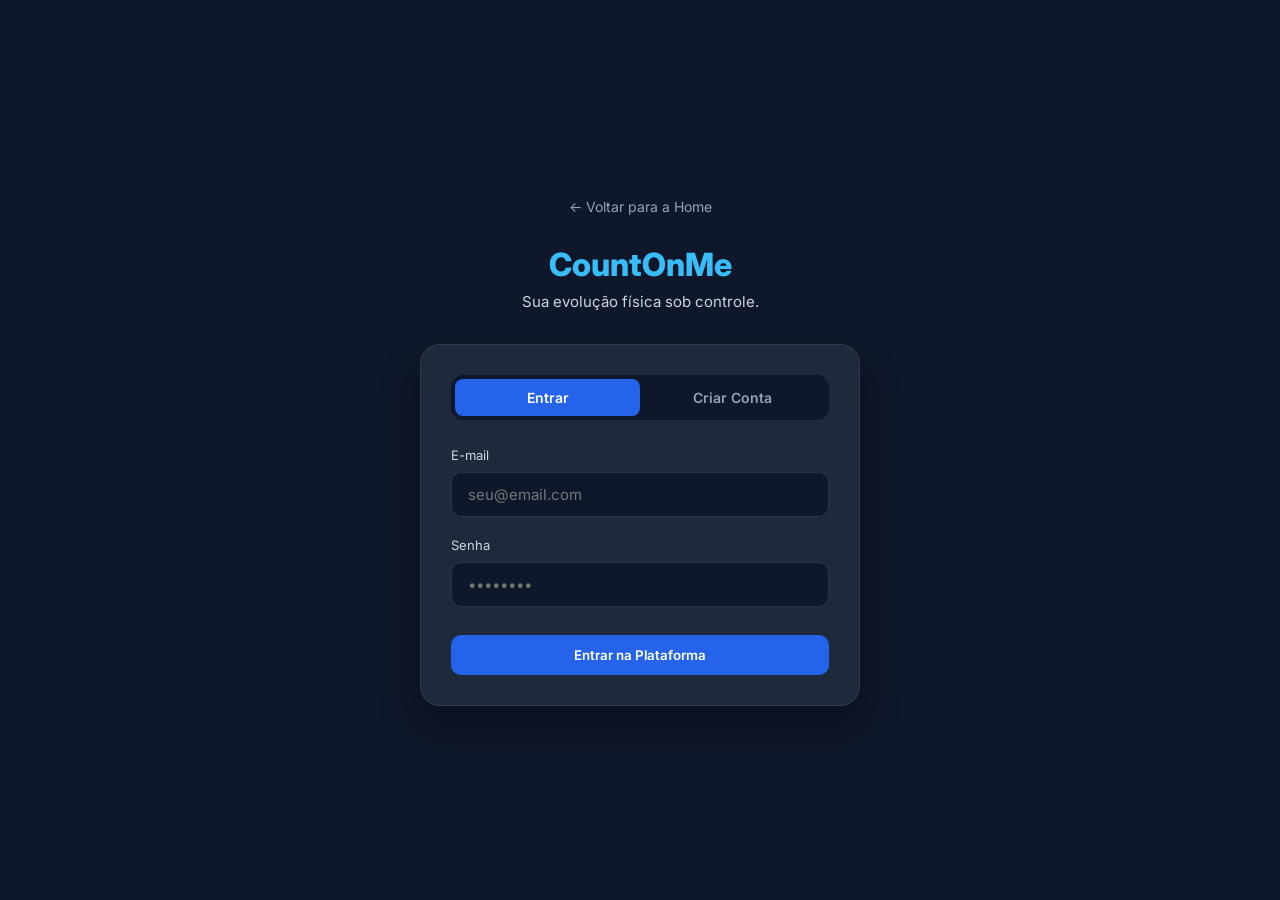
<file: dashboard.html>
<!DOCTYPE html>
<html lang="pt-BR">

<head>
    <meta charset="UTF-8">
    <meta name="viewport" content="width=device-width, initial-scale=1.0">
    <title>Painel do Atleta | CountOnMe</title>
    <link rel="icon" type="image/png" href="favicon.png">
    <link rel="alternate icon" href="favicon.ico">

    <link rel="stylesheet" href="css/style.css">
    <link rel="stylesheet" href="css/dashboard.css">

    <link rel="preconnect" href="https://fonts.googleapis.com">
    <link rel="preconnect" href="https://fonts.gstatic.com" crossorigin>
    <link href="https://fonts.googleapis.com/css2?family=Inter:wght@300;400;500;600;700;800&display=swap"
        rel="stylesheet">
</head>

<body class="dashboard-body">

    <!-- BOTÃO FIXO: abre/fecha a sidebar -->
    <button id="sidebar-toggle" class="sidebar-toggle-btn" aria-expanded="false" aria-controls="sidebar">
        <span class="toggle-chevron">
            <svg viewBox="0 0 24 24" fill="none" stroke="currentColor" stroke-width="2" stroke-linecap="round" stroke-linejoin="round"><polyline points="9 18 15 12 9 6"/></svg>
        </span>
        <span class="toggle-brand">CountOnMe</span>
    </button>

    <!-- FUNDO ESCURECIDO ATRÁS DA SIDEBAR ABERTA -->
    <div id="sidebar-backdrop" class="sidebar-backdrop"></div>

    <div class="dashboard-layout">

        <!-- BARRA LATERAL (SIDEBAR) -->
        <aside id="sidebar" class="sidebar">
            <nav class="sidebar-nav">
                <a href="dashboard.html" class="nav-item active">
                    <span class="icon">
                        <svg viewBox="0 0 24 24" fill="none" stroke="currentColor" stroke-width="2" stroke-linecap="round" stroke-linejoin="round"><path d="M3 9l9-7 9 7v11a2 2 0 0 1-2 2H5a2 2 0 0 1-2-2z"/><polyline points="9 22 9 12 15 12 15 22"/></svg>
                    </span> Início
                </a>
                <a href="#calculators" class="nav-item">
                    <span class="icon">
                        <svg viewBox="0 0 24 24" fill="none" stroke="currentColor" stroke-width="2" stroke-linecap="round" stroke-linejoin="round"><rect x="4" y="2" width="16" height="20" rx="2"/><line x1="8" y1="6" x2="16" y2="6"/><circle cx="8" cy="11" r="0.8" fill="currentColor" stroke="none"/><circle cx="12" cy="11" r="0.8" fill="currentColor" stroke="none"/><circle cx="16" cy="11" r="0.8" fill="currentColor" stroke="none"/><circle cx="8" cy="15" r="0.8" fill="currentColor" stroke="none"/><circle cx="12" cy="15" r="0.8" fill="currentColor" stroke="none"/><circle cx="16" cy="15" r="0.8" fill="currentColor" stroke="none"/><circle cx="8" cy="19" r="0.8" fill="currentColor" stroke="none"/><circle cx="12" cy="19" r="0.8" fill="currentColor" stroke="none"/></svg>
                    </span> Calculadoras
                </a>
                <a href="treino.html" class="nav-item">
                    <span class="icon">
                        <svg viewBox="0 0 24 24" fill="none" stroke="currentColor" stroke-width="2" stroke-linecap="round" stroke-linejoin="round"><rect x="1" y="9" width="4" height="6" rx="1"/><rect x="19" y="9" width="4" height="6" rx="1"/><line x1="7" y1="12" x2="17" y2="12"/><line x1="5" y1="7" x2="5" y2="17"/><line x1="19" y1="7" x2="19" y2="17"/></svg>
                    </span> Meus Treinos
                </a>
                <a href="diario.html" class="nav-item">
                    <span class="icon">
                        <svg viewBox="0 0 24 24" fill="none" stroke="currentColor" stroke-width="2" stroke-linecap="round" stroke-linejoin="round"><path d="M3 2v7a2 2 0 0 0 2 2h0a2 2 0 0 0 2-2V2"/><path d="M7 2v20"/><path d="M21 15V2a5 5 0 0 0-5 5v6c0 1.1.9 2 2 2h3Zm0 0v7"/></svg>
                    </span> Dieta &amp; Macros
                </a>
            </nav>

            <div class="sidebar-footer">
                <a href="login.html" id="btn-logout" class="btn-logout">
                    <span class="icon">
                        <svg viewBox="0 0 24 24" fill="none" stroke="currentColor" stroke-width="2" stroke-linecap="round" stroke-linejoin="round"><path d="M9 21H5a2 2 0 0 1-2-2V5a2 2 0 0 1 2-2h4"/><polyline points="16 17 21 12 16 7"/><line x1="21" y1="12" x2="9" y2="12"/></svg>
                    </span> Sair
                </a>
            </div>
        </aside>

        <!-- CONTEÚDO PRINCIPAL -->

        <main class="dashboard-main">

            <!-- TOPO / HEADER DO PAINEL -->
            <header class="dash-header">
                <div class="welcome-text">
                    <h1>Olá, <span id="user-name-display">Atleta</span> 👋</h1>
                    <p>Acompanhe suas métricas e evolua com consistência.</p>
                </div>
                <div class="user-badge">
                    <div class="avatar">A</div>
                    <span>Minha Conta</span>
                </div>
            </header>


            <!-- CARDS DE RESUMO RÁPIDO -->
            <section class="metrics-grid">
                <div class="metric-card">
                    <span class="metric-label">Peso Atual</span>
                    <strong class="metric-value"><span id="val-weight">78.5</span> <small>kg</small></strong>
                    <span class="metric-status success" id="status-weight">↑ Meta: 82kg (Bulk)</span>
                </div>

                <div class="metric-card">
                    <span class="metric-label">IMC Calculado</span>
                    <strong class="metric-value" id="val-imc">24.2</strong>
                    <span class="metric-status" id="status-imc">Peso Normal</span>
                </div>

                <!-- CARD DE CALORIAS COM A ETIQUETA DINÂMICA DE OBJETIVO -->
                <div class="metric-card">
                    <div class="metric-header-row">
                        <span class="metric-label">Meta Calórica Diária</span>
                        <span id="badge-goal" class="badge-goal badge-maint">⚡ Manutenção</span>
                    </div>
                    <strong class="metric-value"><span id="val-tdee">2.650</span> <small>kcal</small></strong>
                    <span class="metric-status" id="status-tdee">Foco: Manter Peso & Energia</span>
                </div>
            </section>

            <!-- HISTÓRICO DE PESO -->
            <section id="weight-history" class="dash-section">
                <span class="section-tag">Progresso</span>
                <h2>Histórico de Peso</h2>

                <form id="form-log-weight">
                    <div class="form-group">
                        <label for="input-today-weight">Peso de hoje (kg)</label>
                        <input type="number" id="input-today-weight" step="0.1" placeholder="Ex: 69.5" required>
                    </div>
                    <button type="submit" class="btn-primary">Registrar</button>
                </form>

                <p id="weight-trend-summary"></p>

                <ul id="weight-history-list"></ul>
            </section>

            <!-- MÓDULOS & CALCULADORAS -->
            <section id="calculators" class="dash-section">
                <span class="section-tag">Calculadoras</span>
                <h2>Ferramentas do Atleta</h2>
                <div class="tools-grid">

                    <div class="tool-card" data-tool="imc">
                        <div class="tool-icon">📊</div>
                        <h3>Calculadora de IMC</h3>
                        <p>Índice de massa corporal e faixas de peso.</p>
                        <button class="btn-tool">Acessar</button>
                    </div>

                    <div class="tool-card" data-tool="tmb">
                        <div class="tool-icon">⚡</div>
                        <h3>Metabolismo Basal (TMB)</h3>
                        <p>Descubra quantas calorias seu corpo queima parado.</p>
                        <button class="btn-tool">Acessar</button>
                    </div>

                    <div class="tool-card" data-tool="bulk">
                        <div class="tool-icon">🔥</div>
                        <h3>Calculadora de Bulk</h3>
                        <p>Planeje seu superávit para ganho de massa.</p>
                        <button class="btn-tool">Acessar</button>
                    </div>

                    <div class="tool-card" data-tool="cut">
                        <div class="tool-icon">✂️</div>
                        <h3>Calculadora de Cut</h3>
                        <p>Planeje seu déficit para definição muscular.</p>
                        <button class="btn-tool">Acessar</button>
                    </div>

                </div>
            </section>

        </main>

    </div>

    <!-- MODAL DE CALCULADORAS -->
    <div id="calculator-modal" class="modal-overlay">
        <div class="modal-content">
            <div class="modal-header">
                <h3 id="modal-title">Calculadora</h3>
                <button id="modal-close" class="modal-close-btn">&times;</button>
            </div>

            <form id="calculator-form" class="modal-body">
                <input type="hidden" id="calc-type" value="imc">

                <div class="form-group">
                    <label for="calc-weight">Peso (kg)</label>
                    <input type="number" id="calc-weight" step="0.1" placeholder="Ex: 78.5" required>
                </div>

                <div class="form-group">
                    <label for="calc-height">Altura (cm)</label>
                    <input type="number" id="calc-height" placeholder="Ex: 180" required>
                </div>

                <div class="form-group calc-field-advanced hidden">
                    <label for="calc-age">Idade</label>
                    <input type="number" id="calc-age" placeholder="Ex: 25">
                </div>

                <div class="form-group calc-field-advanced hidden">
                    <label for="calc-gender">Gênero</label>
                    <select id="calc-gender">
                        <option value="male">Masculino</option>
                        <option value="female">Feminino</option>
                    </select>
                </div>

                <div class="form-group calc-field-activity hidden">
                    <label for="calc-activity">Nível de Atividade</label>
                    <select id="calc-activity">
                        <option value="1.2">Sedentário (pouco ou nenhum exercício)</option>
                        <option value="1.375">Levemente ativo (1-3 dias/semana)</option>
                        <option value="1.55" selected>Moderadamente ativo (3-5 dias/semana)</option>
                        <option value="1.725">Altamente ativo (6-7 dias/semana)</option>
                        <option value="1.9">Extremamente ativo (treino pesado/trabalho físico)</option>
                    </select>
                </div>

                <button type="submit" class="btn-primary">Calcular e Atualizar Dashboard</button>
            </form>
        </div>
    </div>

    <script src="js/dashboard.js"></script>
    <script>
        // Controla apenas abrir/fechar a sidebar — não mexe na lógica do dashboard.js
        (function () {
            const toggleBtn = document.getElementById('sidebar-toggle');
            const sidebar = document.getElementById('sidebar');
            const backdrop = document.getElementById('sidebar-backdrop');

            function setOpen(open) {
                sidebar.classList.toggle('open', open);
                backdrop.classList.toggle('open', open);
                toggleBtn.classList.toggle('open', open);
                toggleBtn.setAttribute('aria-expanded', open);
            }

            toggleBtn.addEventListener('click', () => {
                setOpen(!sidebar.classList.contains('open'));
            });

            backdrop.addEventListener('click', () => setOpen(false));

            document.addEventListener('keydown', (e) => {
                if (e.key === 'Escape') setOpen(false);
            });

            // Fecha a sidebar ao escolher um item de navegação
            sidebar.querySelectorAll('.nav-item, .btn-logout').forEach((link) => {
                link.addEventListener('click', () => setOpen(false));
            });
        })();
    </script>
</body>

</html>
</file>
<file: css/style.css>
* {
    margin: 0;
    padding: 0;
    box-sizing: border-box;
    font-family: 'Inter', sans-serif;
}

body {
    background-color: #0F172A;
    color: #F8FAFC;
    line-height: 1.6;
}

/* HEADER */
header {
    display: flex;
    justify-content: space-between;
    align-items: center;
    padding: 20px 8%;
    position: fixed;
    width: 100%;
    top: 0;
    background: rgba(15, 23, 42, 0.85);
    backdrop-filter: blur(10px);
    z-index: 100;
    transition: 0.3s;
}

header.scrolled {
    padding: 15px 8%;
    box-shadow: 0 4px 20px rgba(0, 0, 0, 0.4);
}

.logo h2 {
    color: #38BDF8;
    font-weight: 800;
}

nav a {
    color: #CBD5E1;
    text-decoration: none;
    margin-left: 25px;
    transition: 0.3s;
}

nav a:hover {
    color: #38BDF8;
}

.btn-login {
    background: #2563EB;
    padding: 8px 18px;
    border-radius: 8px;
    color: white !important;
    display: inline-block;
}

/* HERO */
.hero {
    height: 100vh;
    display: flex;
    align-items: center;
    justify-content: center;
    text-align: center;
    padding: 0 20px;
}

.hero h1 {
    font-size: 50px;
    font-weight: 800;
}

.hero h1 span {
    color: #38BDF8;
}

.hero p {
    margin-top: 15px;
    color: #94A3B8;
    max-width: 600px;
}

.hero-buttons {
    margin-top: 30px;
    display: flex;
    gap: 15px;
    justify-content: center;
}

.btn-primary {
    background: #2563EB;
    color: white;
    padding: 12px 24px;
    border-radius: 10px;
    text-decoration: none;
    font-weight: 600;
    transition: 0.3s;
}

.btn-primary:hover {
    background: #1D4ED8;
    transform: translateY(-2px);
}

.btn-secondary {
    border: 1px solid rgba(255, 255, 255, 0.2);
    color: white;
    padding: 12px 24px;
    border-radius: 10px;
    text-decoration: none;
    transition: 0.3s;
}

.btn-secondary:hover {
    background: rgba(255, 255, 255, 0.05);
}

/* FERRAMENTAS */
.tools {
    padding: 100px 8%;
    text-align: center;
}

.subtitle {
    color: #94A3B8;
    margin-bottom: 50px;
}

.cards {
    display: grid;
    grid-template-columns: repeat(auto-fit, minmax(220px, 1fr));
    gap: 20px;
}

.card {
    background: #1E293B;
    padding: 30px;
    border-radius: 16px;
    border: 1px solid rgba(255, 255, 255, 0.05);
    transition: 0.3s;
}

.card:hover {
    transform: translateY(-5px);
    border-color: #38BDF8;
}

.card h3 {
    margin-bottom: 10px;
}

.card p {
    color: #94A3B8;
    font-size: 14px;
}

/* ANIMAÇÃO DE PULSO NO BOTÃO DE LOGIN */
@keyframes pulseInOut {
    0% {
        transform: scale(1);
    }
    50% {
        transform: scale(1.18);
        background-color: #38BDF8;
        box-shadow: 0 0 25px rgba(56, 189, 248, 0.6);
    }
    100% {
        transform: scale(1);
    }
}

.btn-login.pulse {
    animation: pulseInOut 0.5s cubic-bezier(0.175, 0.885, 0.32, 1.275);
}
</file>
<file: css/dashboard.css>
/* ==========================================================
   Variáveis compartilhadas com a landing page (css/landing.css)
   ========================================================== */
:root {
    --bg: #0F172A;
    --surface: #1E293B;
    --brand: #2563EB;
    --accent: #38BDF8;
    --text: #F8FAFC;
    --muted: #94A3B8;
    --border: rgba(148, 163, 184, 0.16);
    --shadow-card: 0 18px 40px -24px rgba(0, 0, 0, 0.9);
    --shadow-glow: 0 0 0 1px rgba(37, 99, 235, 0.35), 0 24px 60px -28px rgba(37, 99, 235, 0.75);
    --card-gradient: linear-gradient(160deg, #223049 0%, #1a2438 100%);
}

/* LAYOUT DO PAINEL */
.dashboard-body {
    background-color: #0F172A;
    color: #F8FAFC;
    margin: 0;
    min-height: 100vh;
}

.dashboard-layout {
    display: grid;
    grid-template-columns: 1fr;
    min-height: 100vh;
}

/* BOTÃO FIXO — abre/fecha a sidebar */
.sidebar-toggle-btn {
    position: fixed;
    top: 24px;
    left: 24px;
    z-index: 300;
    display: flex;
    align-items: center;
    gap: 8px;
    background: var(--surface);
    border: 1px solid var(--border);
    border-radius: 999px;
    padding: 10px 18px 10px 14px;
    box-shadow: var(--shadow-card);
    cursor: pointer;
    transition: 0.25s;
}

.sidebar-toggle-btn:hover {
    border-color: var(--accent);
    box-shadow: var(--shadow-glow);
}

.sidebar-toggle-btn .toggle-chevron {
    display: flex;
    width: 16px;
    height: 16px;
    color: var(--accent);
    transition: transform 0.3s ease;
}

.sidebar-toggle-btn .toggle-chevron svg {
    width: 100%;
    height: 100%;
    stroke: currentColor;
}

.sidebar-toggle-btn.open .toggle-chevron {
    transform: rotate(180deg);
}

.sidebar-toggle-btn .toggle-brand {
    background: linear-gradient(135deg, var(--accent) 0%, var(--brand) 100%);
    -webkit-background-clip: text;
    background-clip: text;
    -webkit-text-fill-color: transparent;
    color: transparent;
    font-size: 17px;
    font-weight: 800;
}

/* FUNDO ESCURECIDO ATRÁS DA SIDEBAR ABERTA */
.sidebar-backdrop {
    position: fixed;
    inset: 0;
    background: rgba(15, 23, 42, 0.65);
    backdrop-filter: blur(2px);
    opacity: 0;
    pointer-events: none;
    transition: opacity 0.3s ease;
    z-index: 240;
}

.sidebar-backdrop.open {
    opacity: 1;
    pointer-events: auto;
}

/* SIDEBAR — vira um menu retrátil (drawer) */
.sidebar {
    position: fixed;
    top: 0;
    left: 0;
    height: 100vh;
    width: 260px;
    background: linear-gradient(180deg, var(--surface) 0%, #16203a 100%);
    border-right: 1px solid var(--border);
    padding: 90px 20px 30px;
    display: flex;
    flex-direction: column;
    justify-content: space-between;
    transform: translateX(-100%);
    transition: transform 0.35s cubic-bezier(0.4, 0, 0.2, 1);
    z-index: 250;
    box-shadow: var(--shadow-card);
}

.sidebar.open {
    transform: translateX(0);
}

.sidebar-nav {
    display: flex;
    flex-direction: column;
    gap: 8px;
}

.nav-item {
    position: relative;
    display: flex;
    align-items: center;
    gap: 12px;
    padding: 12px 16px;
    color: var(--muted);
    text-decoration: none;
    border-radius: 10px;
    font-weight: 500;
    transition: 0.25s;
}

.nav-item .icon {
    display: flex;
    align-items: center;
    justify-content: center;
    width: 18px;
    height: 18px;
    flex-shrink: 0;
}

.nav-item .icon svg {
    width: 100%;
    height: 100%;
    stroke: currentColor;
}

.nav-item::before {
    content: "";
    position: absolute;
    left: -20px;
    top: 50%;
    transform: translateY(-50%);
    width: 3px;
    height: 0;
    background: var(--accent);
    border-radius: 0 4px 4px 0;
    transition: height 0.25s;
}

.nav-item:hover {
    background: rgba(56, 189, 248, 0.08);
    color: var(--accent);
    transform: translateX(3px);
}

.nav-item.active {
    background: rgba(56, 189, 248, 0.12);
    color: var(--accent);
    box-shadow: inset 0 0 0 1px rgba(56, 189, 248, 0.25);
}

.nav-item.active::before {
    height: 22px;
}

.btn-logout {
    display: flex;
    align-items: center;
    gap: 12px;
    padding: 12px 16px;
    color: #F87171;
    text-decoration: none;
    border-radius: 10px;
    transition: 0.25s;
    border-top: 1px solid var(--border);
    padding-top: 20px;
    margin-top: 8px;
}

.btn-logout .icon {
    display: flex;
    align-items: center;
    justify-content: center;
    width: 18px;
    height: 18px;
    flex-shrink: 0;
}

.btn-logout .icon svg {
    width: 100%;
    height: 100%;
    stroke: currentColor;
}

.btn-logout:hover {
    background: rgba(248, 113, 113, 0.1);
    transform: translateX(3px);
}

/* ÁREA PRINCIPAL */
.dashboard-main {
    padding: 100px 40px 40px;
    overflow-y: auto;
}

/* CORREÇÃO DO HEADER DO DASHBOARD */
header.dash-header {
    position: static !important;      /* Cancela a posição fixa herdada do style.css */
    width: 100% !important;
    background: transparent !important;
    backdrop-filter: none !important;
    padding: 0 !important;
    box-shadow: none !important;
    margin-bottom: 35px;
}

.dash-header {
    display: flex;
    justify-content: space-between;
    align-items: center;
    margin-bottom: 40px;
}

.dash-header h1 {
    font-size: 32px;
    font-weight: 800;
}

.dash-header p {
    color: #CBD5E1;
}

.user-badge {
    display: flex;
    align-items: center;
    gap: 12px;
    background: #1E293B;
    padding: 8px 16px;
    border-radius: 999px;
    border: 1px solid rgba(255, 255, 255, 0.08);
}

.avatar {
    width: 32px;
    height: 32px;
    background: linear-gradient(135deg, var(--accent) 0%, var(--brand) 100%);
    border-radius: 50%;
    display: flex;
    align-items: center;
    justify-content: center;
    font-weight: 700;
    box-shadow: 0 4px 12px -2px rgba(37, 99, 235, 0.5);
}

.metrics-grid {
    display: grid;
    grid-template-columns: repeat(auto-fit, minmax(250px, 1fr)); /* Aumentado para 250px */
    gap: 20px;
    margin-bottom: 50px;
}

.metric-card {
    background: var(--card-gradient);
    border: 1px solid var(--border);
    border-radius: 16px;
    padding: 24px;
    display: flex;
    flex-direction: column;
    justify-content: space-between;
    box-shadow: var(--shadow-card);
    transition: 0.3s;
}

.metric-card:hover {
    transform: translateY(-4px);
    border-color: var(--accent);
}

.metric-label {
    font-size: 13px;
    color: #94A3B8;
    font-weight: 500;
}

.metric-value {
    font-size: 32px;
    font-weight: 800;
    line-height: 1.25; /* Impede que o número corte no topo ou na base */
    margin: 10px 0 8px 0;
    color: #F8FAFC;
    display: flex;
    align-items: baseline;
    gap: 6px;
}

.metric-value small {
    font-size: 16px;
    color: #94A3B8;
    font-weight: 600;
}

.metric-status {
    font-size: 13px;
    color: #38BDF8;
    line-height: 1.4;
    word-break: break-word; /* Quebra o texto suavemente se a tela for pequena */
}


/* GRID DE FERRAMENTAS */
.dash-section .section-tag {
    display: inline-block;
    font-size: 12px;
    font-weight: 700;
    letter-spacing: 0.2em;
    text-transform: uppercase;
    color: var(--accent);
    margin-bottom: 8px;
}

.dash-section h2 {
    font-size: 22px;
    margin-bottom: 20px;
}

.tools-grid {
    display: grid;
    grid-template-columns: repeat(auto-fit, minmax(240px, 1fr));
    gap: 20px;
}

.tool-card {
    background: var(--card-gradient);
    border: 1px solid var(--border);
    border-radius: 16px;
    padding: 24px;
    box-shadow: var(--shadow-card);
    transition: 0.3s;
}

.tool-card:hover {
    transform: translateY(-4px);
    border-color: var(--accent);
    box-shadow: var(--shadow-glow);
}

.tool-icon {
    font-size: 28px;
    margin-bottom: 12px;
}

.tool-card h3 {
    font-size: 18px;
    margin-bottom: 8px;
}

.tool-card p {
    font-size: 14px;
    color: #94A3B8;
    margin-bottom: 20px;
}

.btn-tool {
    width: 100%;
    background: #2563EB;
    color: white;
    border: none;
    padding: 10px;
    border-radius: 8px;
    font-weight: 600;
    cursor: pointer;
    transition: 0.3s;
}

.btn-tool:hover {
    background: #38BDF8;
    color: #0F172A;
}

/* RESPONSIVO */
@media (max-width: 480px) {
    .sidebar {
        width: 85vw;
    }
}

/* ESTILOS DA MODAL */
.modal-overlay {
    position: fixed;
    top: 0;
    left: 0;
    width: 100%;
    height: 100%;
    background: rgba(15, 23, 42, 0.85);
    backdrop-filter: blur(6px);
    display: flex;
    align-items: center;
    justify-content: center;
    z-index: 1000;
    opacity: 0;
    visibility: hidden;
    transition: all 0.3s ease;
}

.modal-overlay.active {
    opacity: 1;
    visibility: visible;
}

.modal-content {
    background: var(--card-gradient);
    border: 1px solid var(--border);
    border-radius: 20px;
    width: 90%;
    max-width: 450px;
    padding: 28px;
    box-shadow: var(--shadow-glow);
    transform: translateY(-20px);
    transition: transform 0.3s ease;
}

.modal-overlay.active .modal-content {
    transform: translateY(0);
}

.modal-header {
    display: flex;
    justify-content: space-between;
    align-items: center;
    margin-bottom: 20px;
    border-bottom: 1px solid rgba(255, 255, 255, 0.08);
    padding-bottom: 12px;
}

.modal-header h3 {
    font-size: 20px;
    color: #38BDF8;
    margin: 0;
}

.modal-close-btn {
    background: transparent;
    border: none;
    color: #94A3B8;
    font-size: 28px;
    cursor: pointer;
    line-height: 1;
    transition: 0.2s;
}

.modal-close-btn:hover {
    color: #F8FAFC;
}

.modal-body {
    display: flex;
    flex-direction: column;
    gap: 16px;
}

.form-group {
    display: flex;
    flex-direction: column;
    gap: 6px;
}

.form-group label {
    font-size: 14px;
    color: #CBD5E1;
    font-weight: 500;
}

.form-group input, .form-group select {
    background: #0F172A;
    border: 1px solid rgba(255, 255, 255, 0.1);
    color: #F8FAFC;
    padding: 12px;
    border-radius: 10px;
    font-size: 15px;
    outline: none;
    transition: 0.2s;
}

.form-group input:focus, .form-group select:focus {
    border-color: #38BDF8;
}

.form-group.hidden {
    display: none !important;
}

.btn-primary {
    background: #2563EB;
    color: white;
    border: none;
    padding: 12px;
    border-radius: 10px;
    font-size: 15px;
    font-weight: 600;
    cursor: pointer;
    margin-top: 10px;
    transition: 0.2s;
}

.btn-primary:hover {
    background: #38BDF8;
    color: #0F172A;
}

/* ETIQUETAS DE OBJETIVO (BULK / CUT / MANUTENÇÃO) */
.metric-header-row {
    display: flex;
    justify-content: space-between;
    align-items: center;
    margin-bottom: 8px;
}

.badge-goal {
    padding: 4px 10px;
    border-radius: 20px;
    font-size: 11px;
    font-weight: 700;
    text-transform: uppercase;
    letter-spacing: 0.5px;
    transition: all 0.3s ease;
}

/* Cores por Objetivo */
.badge-maint {
    background: rgba(56, 189, 248, 0.15);
    color: #38BDF8;
    border: 1px solid rgba(56, 189, 248, 0.3);
}

.badge-bulk {
    background: rgba(249, 115, 22, 0.15);
    color: #F97316;
    border: 1px solid rgba(249, 115, 22, 0.3);
}

.badge-cut {
    background: rgba(239, 68, 68, 0.15);
    color: #EF4444;
    border: 1px solid rgba(239, 68, 68, 0.3);
}

.modal-overlay {
    display: none; /* hidden by default */
    position: fixed;
    top: 0;
    left: 0;
    width: 100%;
    height: 100%;
    background: rgba(0, 0, 0, 0.6);
    justify-content: center;
    align-items: center;
    z-index: 1000;
}

.modal-overlay.active {
    display: flex; /* shows modal when 'active' class is added */
}

.hidden {
    display: none !important;
}
</file>
<file: css/diario.css>
/* ==========================================
   RESET & BASE STYLES
   ========================================== */
* {
    margin: 0;
    padding: 0;
    box-sizing: border-box;
    font-family: 'Inter', -apple-system, BlinkMacSystemFont, "Segoe UI", Roboto, Helvetica, Arial, sans-serif;
}

body {
    display: block;
    min-height: 100vh;
    background-color: #0f172a;
    color: #f8fafc;
}

/* ==========================================
   SIDEBAR & LAYOUT (identidade CountOnMe / dashboard)
   ========================================== */

/* BOTÃO FIXO — abre/fecha a sidebar (mesmo estilo do dashboard) */
.sidebar-toggle-btn {
    position: fixed;
    top: 24px;
    left: 24px;
    z-index: 300;
    display: flex;
    align-items: center;
    gap: 8px;
    background: #1e293b;
    border: 1px solid rgba(148, 163, 184, 0.16);
    border-radius: 999px;
    padding: 10px 18px 10px 14px;
    box-shadow: 0 18px 40px -24px rgba(0, 0, 0, 0.9);
    cursor: pointer;
    transition: 0.25s;
}

.sidebar-toggle-btn:hover {
    border-color: #38bdf8;
    box-shadow: 0 0 0 1px rgba(37, 99, 235, 0.35), 0 24px 60px -28px rgba(37, 99, 235, 0.75);
}

.sidebar-toggle-btn .toggle-chevron {
    display: flex;
    width: 16px;
    height: 16px;
    color: #38bdf8;
    transition: transform 0.3s ease;
}

.sidebar-toggle-btn .toggle-chevron svg {
    width: 100%;
    height: 100%;
    stroke: currentColor;
}

.sidebar-toggle-btn.open .toggle-chevron {
    transform: rotate(180deg);
}

.sidebar-toggle-btn .toggle-brand {
    background: linear-gradient(135deg, #38bdf8 0%, #2563eb 100%);
    -webkit-background-clip: text;
    background-clip: text;
    -webkit-text-fill-color: transparent;
    color: transparent;
    font-size: 17px;
    font-weight: 800;
}

/* FUNDO ESCURECIDO ATRÁS DA SIDEBAR ABERTA */
.sidebar-backdrop {
    position: fixed;
    inset: 0;
    background: rgba(15, 23, 42, 0.65);
    backdrop-filter: blur(2px);
    opacity: 0;
    pointer-events: none;
    transition: opacity 0.3s ease;
    z-index: 240;
}

.sidebar-backdrop.open {
    opacity: 1;
    pointer-events: auto;
}

/* SIDEBAR — menu retrátil (drawer), igual ao dashboard.html */
.sidebar {
    position: fixed;
    top: 0;
    left: 0;
    height: 100vh;
    width: 260px;
    background: linear-gradient(180deg, #1e293b 0%, #16203a 100%);
    border-right: 1px solid rgba(148, 163, 184, 0.16);
    padding: 90px 20px 30px;
    display: flex;
    flex-direction: column;
    justify-content: space-between;
    transform: translateX(-100%);
    transition: transform 0.35s cubic-bezier(0.4, 0, 0.2, 1);
    z-index: 250;
    box-shadow: 0 18px 40px -24px rgba(0, 0, 0, 0.9);
    box-sizing: border-box;
}

.sidebar.open {
    transform: translateX(0);
}

.sidebar-nav {
    display: flex;
    flex-direction: column;
    gap: 8px;
}

.nav-item {
    position: relative;
    display: flex;
    align-items: center;
    gap: 12px;
    padding: 12px 16px;
    color: #94a3b8;
    text-decoration: none;
    font-size: 0.95rem;
    font-weight: 500;
    border-radius: 10px;
    transition: 0.25s;
}

.nav-item .icon {
    display: flex;
    align-items: center;
    justify-content: center;
    width: 18px;
    height: 18px;
    flex-shrink: 0;
}

.nav-item .icon svg {
    width: 100%;
    height: 100%;
    stroke: currentColor;
}

.nav-item::before {
    content: "";
    position: absolute;
    left: -20px;
    top: 50%;
    transform: translateY(-50%);
    width: 3px;
    height: 0;
    background: #38bdf8;
    border-radius: 0 4px 4px 0;
    transition: height 0.25s;
}

.nav-item:hover {
    background-color: rgba(56, 189, 248, 0.08);
    color: #38bdf8;
    transform: translateX(3px);
}

.nav-item.active {
    background-color: rgba(56, 189, 248, 0.12);
    color: #38bdf8;
    font-weight: 600;
    box-shadow: inset 0 0 0 1px rgba(56, 189, 248, 0.25);
}

.nav-item.active::before {
    height: 22px;
}

.sidebar-footer {
    display: flex;
    flex-direction: column;
}

.btn-logout {
    display: flex;
    align-items: center;
    gap: 12px;
    padding: 12px 16px;
    color: #f87171;
    text-decoration: none;
    border-radius: 10px;
    transition: 0.25s;
    border-top: 1px solid rgba(148, 163, 184, 0.16);
    padding-top: 20px;
    margin-top: 8px;
}

.btn-logout .icon {
    display: flex;
    align-items: center;
    justify-content: center;
    width: 18px;
    height: 18px;
    flex-shrink: 0;
}

.btn-logout .icon svg {
    width: 100%;
    height: 100%;
    stroke: currentColor;
}

.btn-logout:hover {
    background-color: rgba(248, 113, 113, 0.1);
    transform: translateX(3px);
}

/* Área de Conteúdo Principal — ocupa a largura toda, sidebar fica sobreposta */
.container {
    padding: 32px;
    padding-top: 100px;
    max-width: 900px;
    margin: 0 auto;
    width: 100%;
    box-sizing: border-box;
}

@media (max-width: 480px) {
    .sidebar {
        width: 85vw;
    }
}

/* ==========================================
   CARD PRINCIPAL DO DIÁRIO
   ========================================== */
.card-diario {
    background: #1e293b;
    border-radius: 16px;
    padding: 24px;
    box-shadow: 0 10px 25px rgba(0, 0, 0, 0.3);
    border: 1px solid rgba(255, 255, 255, 0.05);
}

.card-header {
    display: flex;
    justify-content: space-between;
    align-items: center;
    margin-bottom: 20px;
    flex-wrap: wrap;
    gap: 12px;
}

.card-title {
    font-size: 1.25rem;
    font-weight: 700;
}

.card-subtitle {
    font-size: 0.85rem;
    color: #94a3b8;
}

.badge-macro-total {
    background: #334155;
    padding: 6px 14px;
    border-radius: 20px;
    font-weight: 700;
    font-size: 0.9rem;
    color: #38bdf8;
    display: flex;
    align-items: center;
    gap: 4px;
}

.input-meta {
    background: #0f172a;
    border: 1px solid rgba(56, 189, 248, 0.4);
    color: #38bdf8;
    font-weight: 700;
    font-size: 0.9rem;
    width: 70px;
    padding: 2px 6px;
    border-radius: 6px;
    text-align: center;
    outline: none;
    transition: border-color 0.2s ease;
}

.input-meta:focus {
    border-color: #38bdf8;
    box-shadow: 0 0 0 2px rgba(56, 189, 248, 0.25);
}

/* ==========================================
   CONFIGURAÇÃO DE % DE MACROS
   ========================================== */
.macro-ratios-config {
    background: rgba(15, 23, 42, 0.6);
    padding: 14px 16px;
    border-radius: 10px;
    margin-bottom: 20px;
    display: flex;
    align-items: center;
    justify-content: space-between;
    flex-wrap: wrap;
    gap: 12px;
    border: 1px solid rgba(255, 255, 255, 0.05);
}

.config-title {
    font-size: 0.85rem;
    font-weight: 600;
    color: #94a3b8;
}

.ratio-inputs {
    display: flex;
    gap: 16px;
    flex-wrap: wrap;
}

.ratio-inputs label {
    font-size: 0.85rem;
    color: #e2e8f0;
    display: flex;
    align-items: center;
    gap: 6px;
}

.input-pct {
    width: 55px;
    background: #1e293b;
    border: 1px solid rgba(255, 255, 255, 0.15);
    color: #38bdf8;
    font-weight: 700;
    padding: 4px 8px;
    border-radius: 6px;
    text-align: center;
}

.pct-warning {
    font-size: 0.8rem;
    color: #ef4444;
    font-weight: 600;
    width: 100%;
}

/* ==========================================
   DASHBOARD DE CÍRCULOS (PROGRESSO DE MACROS)
   ========================================== */
.macro-circles-grid {
    display: grid;
    grid-template-columns: repeat(auto-fit, minmax(200px, 1fr));
    gap: 16px;
    margin-bottom: 20px;
}

.circle-card {
    background: rgba(15, 23, 42, 0.4);
    border: 1px solid rgba(255, 255, 255, 0.05);
    border-radius: 12px;
    padding: 16px;
    display: flex;
    flex-direction: column;
    align-items: center;
    text-align: center;
}

.circle-chart {
    position: relative;
    width: 110px;
    height: 110px;
    margin-bottom: 12px;
}

.circle-chart svg {
    width: 100%;
    height: 100%;
    transform: rotate(-90deg);
}

.circle-bg {
    fill: none;
    stroke: rgba(255, 255, 255, 0.08);
    stroke-width: 8;
}

.circle-progress {
    fill: none;
    stroke-width: 8;
    stroke-linecap: round;
    stroke-dasharray: 251.327;
    stroke-dashoffset: 251.327;
    transition: stroke-dashoffset 0.5s ease-in-out;
}

.fill-carbs { stroke: #10b981; }
.fill-protein { stroke: #8b5cf6; }
.fill-fats { stroke: #f59e0b; }

.circle-center {
    position: absolute;
    top: 50%;
    left: 50%;
    transform: translate(-50%, -50%);
    display: flex;
    flex-direction: column;
    align-items: center;
}

.circle-pct {
    font-size: 1.1rem;
    font-weight: 700;
    color: #f8fafc;
}

.circle-label {
    font-size: 0.7rem;
    color: #94a3b8;
    text-transform: uppercase;
}

.circle-details {
    display: flex;
    flex-direction: column;
    gap: 4px;
}

.macro-title {
    font-size: 0.85rem;
    font-weight: 600;
}

.dot-carbs-text { color: #10b981; }
.dot-protein-text { color: #8b5cf6; }
.dot-fats-text { color: #f59e0b; }

.macro-val {
    font-size: 0.8rem;
    color: #94a3b8;
}

.divider {
    border: none;
    border-top: 1px solid rgba(255, 255, 255, 0.08);
    margin: 20px 0;
}

/* ==========================================
   FORMULÁRIO DE ADIÇÃO & BUSCA
   ========================================== */
.add-food-section h4, .logged-list-container h4 {
    font-size: 0.95rem;
    margin-bottom: 10px;
    color: #e2e8f0;
}

.search-box-wrapper {
    margin-bottom: 12px;
}

.input-search {
    width: 100%;
    background: #0f172a;
    border: 1px solid rgba(56, 189, 248, 0.2);
    font-size: 0.9rem;
}

.input-search:focus {
    border-color: #38bdf8;
}

.food-controls {
    display: flex;
    gap: 10px;
    flex-wrap: wrap;
    align-items: center;
}

.input-select, .input-num, .input-text {
    background: #0f172a;
    border: 1px solid rgba(255, 255, 255, 0.1);
    color: #fff;
    padding: 10px 14px;
    border-radius: 8px;
    outline: none;
}

.select-meal {
    border-color: rgba(56, 189, 248, 0.3);
    font-weight: 600;
    flex: 1;
    min-width: 150px;
}

.input-select { flex: 2; min-width: 200px; }

.input-qty-wrapper {
    position: relative;
    display: flex;
    align-items: center;
    flex: 1;
    min-width: 90px;
}

.input-qty-wrapper .input-num {
    width: 100%;
    padding-right: 32px;
}

.unit-badge {
    position: absolute;
    right: 10px;
    font-size: 0.8rem;
    font-weight: bold;
    color: #38bdf8;
    pointer-events: none;
}

.btn-add {
    background: #2563eb;
    color: #fff;
    border: none;
    padding: 10px 20px;
    border-radius: 8px;
    font-weight: 600;
    cursor: pointer;
    transition: 0.2s;
}

.btn-add:hover { background: #38bdf8; color: #0f172a; }

.input-error {
    font-size: 0.8rem;
    color: #ef4444;
    margin-top: 8px;
}

.custom-food-trigger {
    margin-top: 12px;
    font-size: 0.85rem;
    color: #94a3b8;
}

.btn-link {
    background: none;
    border: none;
    color: #38bdf8;
    cursor: pointer;
    text-decoration: underline;
    font-size: 0.85rem;
    margin-left: 6px;
}

/* ==========================================
   LISTAGEM DE REFEIÇÕES AGRUPADAS
   ========================================== */
.logged-list-container {
    margin-top: 20px;
}

.empty-msg {
    color: #64748b;
    font-size: 0.85rem;
    font-style: italic;
}

.meal-group {
    background: rgba(15, 23, 42, 0.5);
    border: 1px solid rgba(255, 255, 255, 0.05);
    border-radius: 10px;
    padding: 14px;
    margin-bottom: 14px;
}

.meal-group-header {
    display: flex;
    justify-content: space-between;
    align-items: center;
    border-bottom: 1px solid rgba(255, 255, 255, 0.08);
    padding-bottom: 8px;
    margin-bottom: 10px;
}

.meal-group-title {
    font-size: 0.95rem;
    font-weight: 700;
    color: #38bdf8;
}

.meal-group-kcal {
    font-size: 0.85rem;
    font-weight: 600;
    color: #94a3b8;
}

.meal-food-list {
    list-style: none;
    display: flex;
    flex-direction: column;
    gap: 8px;
}

.food-item {
    background: #0f172a;
    padding: 10px 14px;
    border-radius: 8px;
    display: flex;
    justify-content: space-between;
    align-items: center;
    font-size: 0.88rem;
    border: 1px solid rgba(255, 255, 255, 0.03);
}

.food-item-info strong { display: block; color: #f8fafc; }
.food-item-info small { color: #94a3b8; }

.btn-delete-item {
    background: rgba(239, 68, 68, 0.15);
    color: #ef4444;
    border: none;
    padding: 6px 10px;
    border-radius: 6px;
    cursor: pointer;
    font-weight: bold;
    transition: 0.2s;
}

.btn-delete-item:hover {
    background: #ef4444;
    color: #fff;
}

/* ==========================================
   MODAL DE CADASTRAR ALIMENTO
   ========================================== */
.modal-overlay {
    position: fixed;
    top: 0; left: 0; width: 100%; height: 100%;
    background: rgba(0, 0, 0, 0.75);
    display: flex;
    justify-content: center;
    align-items: center;
    z-index: 1000;
    backdrop-filter: blur(4px);
}

.modal-content {
    background: #1e293b;
    border-radius: 16px;
    padding: 24px;
    width: 90%;
    max-width: 480px;
    border: 1px solid rgba(255, 255, 255, 0.1);
}

.modal-header {
    display: flex;
    justify-content: space-between;
    align-items: center;
    margin-bottom: 16px;
}

.btn-close {
    background: none;
    border: none;
    color: #94a3b8;
    font-size: 1.5rem;
    cursor: pointer;
}

.modal-form {
    display: flex;
    flex-direction: column;
    gap: 16px;
}

.form-group {
    display: flex;
    flex-direction: column;
    gap: 6px;
}

.form-group label {
    font-size: 0.85rem;
    color: #cbd5e1;
}

.form-row {
    display: grid;
    grid-template-columns: 1fr 1fr 1fr;
    gap: 10px;
}

.input-num-modal {
    background: #0f172a;
    border: 1px solid rgba(255, 255, 255, 0.1);
    color: #fff;
    padding: 8px 10px;
    border-radius: 8px;
    width: 100%;
}

.modal-actions {
    display: flex;
    justify-content: flex-end;
    gap: 10px;
    margin-top: 10px;
}

.btn-primary {
    background: #2563eb;
    color: #fff;
    border: none;
    padding: 10px 18px;
    border-radius: 8px;
    font-weight: 600;
    cursor: pointer;
}

.btn-secondary {
    background: #334155;
    color: #cbd5e1;
    border: none;
    padding: 10px 18px;
    border-radius: 8px;
    cursor: pointer;
}

.hidden { display: none !important; }
</file>
<file: css/auth.css>
.auth-body {
    display: flex;
    justify-content: center;
    align-items: center;
    min-height: 100vh;
    padding: 20px;
    background: #0F172A;
}

.auth-container {
    width: 100%;
    max-width: 440px;
}

.auth-header {
    text-align: center;
    margin-bottom: 30px;
}

.back-link {
    display: inline-block;
    color: #94A3B8;
    text-decoration: none;
    font-size: 14px;
    margin-bottom: 20px;
    transition: 0.3s;
}

.back-link:hover {
    color: #38BDF8;
}

.auth-header h2 {
    color: #38BDF8;
    font-size: 32px;
    font-weight: 800;
}

.auth-header p {
    color: #CBD5E1;
    font-size: 15px;
}

.auth-card {
    background: #1E293B;
    border: 1px solid rgba(255, 255, 255, 0.08);
    border-radius: 20px;
    padding: 30px;
    box-shadow: 0 20px 40px rgba(0, 0, 0, 0.3);
}

.auth-tabs {
    display: flex;
    background: #0F172A;
    padding: 4px;
    border-radius: 12px;
    margin-bottom: 25px;
}

.tab-btn {
    flex: 1;
    background: transparent;
    border: none;
    color: #94A3B8;
    padding: 10px;
    border-radius: 8px;
    font-size: 14px;
    font-weight: 600;
    cursor: pointer;
    transition: 0.3s;
}

.tab-btn.active {
    background: #2563EB;
    color: #FFFFFF;
}

.auth-form {
    display: flex;
    flex-direction: column;
    gap: 18px;
}

.auth-form.hidden {
    display: none;
}

.auth-form .input-group {
    display: flex;
    flex-direction: column;
    gap: 6px;
}

.auth-form label {
    font-size: 13px;
    color: #CBD5E1;
}

.auth-form input {
    background: #0F172A;
    border: 1px solid rgba(255, 255, 255, 0.12);
    color: #F8FAFC;
    padding: 12px 16px;
    border-radius: 10px;
    font-size: 15px;
    outline: none;
    transition: 0.3s;
}

.auth-form input:focus {
    border-color: #38BDF8;
    box-shadow: 0 0 0 3px rgba(56, 189, 248, 0.15);
}

.btn-full {
    width: 100%;
    margin-top: 10px;
    cursor: pointer;
    border: none;
}
</file>
<file: css/treino.css>
* {
    box-sizing: border-box;
    margin: 0;
    padding: 0;
    font-family: 'Inter', 'Segoe UI', Tahoma, Geneva, Verdana, sans-serif;
}

body {
    background-color: #0b1120;
    color: #f8fafc;
    display: flex;
    justify-content: center;
    padding: 16px;
}

.container {
    width: 100%;
    max-width: 600px;
    display: flex;
    flex-direction: column;
    gap: 16px;
}

.header h1 {
    font-size: 1.4rem;
    color: #38bdf8;
    margin-bottom: 4px;
}

.header p {
    font-size: 0.85rem;
    color: #94a3b8;
}

/* TIMER DE DESCANSO */
.timer-card {
    background: rgba(15, 23, 42, 0.9);
    border: 1px solid rgba(56, 189, 248, 0.3);
    border-radius: 12px;
    padding: 12px 16px;
    display: flex;
    flex-direction: column;
    gap: 8px;
}

.timer-header {
    display: flex;
    justify-content: space-between;
    align-items: center;
    font-size: 0.85rem;
    color: #e2e8f0;
    font-weight: 600;
}

.timer-time {
    font-family: monospace;
    font-size: 1.2rem;
    color: #38bdf8;
    background: rgba(56, 189, 248, 0.1);
    padding: 2px 8px;
    border-radius: 6px;
}

.timer-presets {
    display: flex;
    gap: 6px;
}

.btn-timer {
    flex: 1;
    background: #0f172a;
    border: 1px solid rgba(255, 255, 255, 0.1);
    color: #38bdf8;
    padding: 6px;
    border-radius: 6px;
    font-weight: 700;
    font-size: 0.8rem;
    cursor: pointer;
    transition: all 0.2s;
}

.btn-timer:hover {
    background: #38bdf8;
    color: #0f172a;
}

.btn-timer-stop {
    background: rgba(239, 68, 68, 0.15);
    border: 1px solid rgba(239, 68, 68, 0.3);
    color: #ef4444;
    padding: 6px 10px;
    border-radius: 6px;
    font-size: 0.8rem;
    font-weight: 600;
    cursor: pointer;
}

/* TABS DE FICHAS */
.workout-tabs {
    display: flex;
    gap: 8px;
}

.tab-btn {
    flex: 1;
    background: rgba(15, 23, 42, 0.7);
    border: 1px solid rgba(255, 255, 255, 0.1);
    color: #94a3b8;
    padding: 10px;
    border-radius: 10px;
    cursor: pointer;
    display: flex;
    flex-direction: column;
    align-items: center;
    gap: 2px;
    transition: all 0.2s ease;
}

.tab-btn strong {
    font-size: 0.85rem;
}

.tab-btn span {
    font-size: 0.7rem;
    opacity: 0.8;
}

.tab-btn.active {
    background: #38bdf8;
    color: #0f172a;
    border-color: #38bdf8;
}

/* CONTAINER DE REGISTRO E LISTAS */
.add-exercise-section, .workout-list-container {
    background: rgba(15, 23, 42, 0.6);
    border: 1px solid rgba(255, 255, 255, 0.08);
    border-radius: 12px;
    padding: 16px;
}

.add-exercise-section h4 {
    font-size: 0.95rem;
    margin-bottom: 12px;
    color: #e2e8f0;
}

.form-grid {
    display: grid;
    grid-template-columns: repeat(3, 1fr);
    gap: 10px;
    margin-bottom: 12px;
}

.full-width {
    grid-column: span 3;
}

.input-group {
    display: flex;
    flex-direction: column;
    gap: 4px;
}

.input-group label {
    font-size: 0.75rem;
    color: #94a3b8;
    font-weight: 600;
}

.input-text, .input-num {
    background: #0f172a;
    border: 1px solid rgba(255, 255, 255, 0.1);
    color: #fff;
    padding: 10px;
    border-radius: 8px;
    font-size: 0.9rem;
    outline: none;
}

.input-text:focus, .input-num:focus {
    border-color: #38bdf8;
}

.btn-add {
    width: 100%;
    background: #38bdf8;
    color: #0f172a;
    border: none;
    padding: 11px;
    border-radius: 8px;
    font-weight: 700;
    font-size: 0.9rem;
    cursor: pointer;
}

/* CABEÇALHO DA LISTA */
.list-header {
    display: flex;
    justify-content: space-between;
    align-items: center;
    margin-bottom: 12px;
    border-bottom: 1px solid rgba(255, 255, 255, 0.08);
    padding-bottom: 8px;
}

.list-title-group {
    display: flex;
    align-items: center;
    gap: 8px;
}

.list-title-group h4 {
    font-size: 0.95rem;
    color: #e2e8f0;
}

.btn-inline-edit {
    background: none;
    border: none;
    color: #38bdf8;
    font-size: 0.75rem;
    cursor: pointer;
    opacity: 0.8;
}

.btn-inline-edit:hover {
    opacity: 1;
    text-decoration: underline;
}

.badge {
    background: rgba(56, 189, 248, 0.15);
    color: #38bdf8;
    padding: 4px 10px;
    border-radius: 20px;
    font-size: 0.75rem;
    font-weight: 600;
}

/* CARDS DE EXERCÍCIO */
.exercise-list {
    display: flex;
    flex-direction: column;
    gap: 10px;
}

.exercise-card {
    background: rgba(15, 23, 42, 0.8);
    border: 1px solid rgba(255, 255, 255, 0.05);
    border-radius: 10px;
    padding: 12px;
    display: flex;
    flex-direction: column;
    gap: 10px;
}

.card-top {
    display: flex;
    justify-content: space-between;
    align-items: center;
}

.exercise-info h5 {
    font-size: 0.95rem;
    color: #f8fafc;
}

.card-actions {
    display: flex;
    gap: 4px;
}

.btn-edit, .btn-delete {
    background: transparent;
    border: none;
    cursor: pointer;
    padding: 4px 6px;
    border-radius: 6px;
    font-size: 0.9rem;
}

.btn-edit { color: #38bdf8; }
.btn-delete { color: #ef4444; }

.btn-edit:hover { background: rgba(56, 189, 248, 0.15); }
.btn-delete:hover { background: rgba(239, 68, 68, 0.15); }

/* CONTROLES DE CARGA (+1 / -1) */
.load-controller {
    display: flex;
    align-items: center;
    justify-content: space-between;
    background: #0f172a;
    padding: 6px 10px;
    border-radius: 8px;
    font-size: 0.8rem;
    color: #94a3b8;
}

.load-controller strong {
    color: #38bdf8;
    font-size: 0.9rem;
}

.quick-weight-btns {
    display: flex;
    gap: 6px;
}

.btn-quick-w {
    background: rgba(255, 255, 255, 0.08);
    border: 1px solid rgba(255, 255, 255, 0.1);
    color: #fff;
    padding: 2px 8px;
    border-radius: 4px;
    font-size: 0.75rem;
    font-weight: 700;
    cursor: pointer;
}

.btn-quick-w:hover {
    background: #38bdf8;
    color: #0f172a;
}

/* CHECKLIST DE SÉRIES */
.sets-tracker {
    display: flex;
    align-items: center;
    gap: 8px;
}

.sets-label {
    font-size: 0.75rem;
    color: #94a3b8;
}

.sets-circles {
    display: flex;
    gap: 6px;
}

.set-circle {
    width: 26px;
    height: 26px;
    border-radius: 50%;
    border: 1px solid rgba(255, 255, 255, 0.2);
    background: rgba(15, 23, 42, 0.6);
    color: #94a3b8;
    font-size: 0.75rem;
    font-weight: 700;
    display: flex;
    align-items: center;
    justify-content: center;
    cursor: pointer;
    transition: all 0.2s;
}

.set-circle.completed {
    background: #22c55e;
    color: #0f172a;
    border-color: #22c55e;
}

/* MODAL */
.modal-overlay {
    position: fixed;
    top: 0; left: 0;
    width: 100%; height: 100%;
    background: rgba(0, 0, 0, 0.75);
    backdrop-filter: blur(4px);
    display: flex;
    justify-content: center;
    align-items: center;
    z-index: 1000;
    padding: 16px;
}

.modal-overlay.hidden { display: none; }

.modal-content {
    background: #0f172a;
    border: 1px solid rgba(255, 255, 255, 0.1);
    border-radius: 12px;
    width: 100%; max-width: 450px;
    padding: 20px;
    display: flex;
    flex-direction: column;
    gap: 12px;
}

.modal-header {
    display: flex;
    justify-content: space-between;
    align-items: center;
    border-bottom: 1px solid rgba(255, 255, 255, 0.08);
    padding-bottom: 10px;
}

.modal-header h4 { font-size: 1rem; color: #38bdf8; }

.btn-close {
    background: none; border: none;
    color: #94a3b8; font-size: 1.4rem; cursor: pointer;
}

.form-grid-modal {
    display: grid;
    grid-template-columns: repeat(3, 1fr);
    gap: 10px; margin: 10px 0;
}

.modal-actions {
    display: flex;
    justify-content: flex-end;
    gap: 10px;
}

.btn-secondary {
    background: rgba(255, 255, 255, 0.1);
    color: #fff; border: none;
    padding: 9px 16px; border-radius: 6px; cursor: pointer;
}

.btn-save {
    background: #38bdf8;
    color: #0f172a; border: none;
    font-weight: 700; padding: 9px 16px;
    border-radius: 6px; cursor: pointer;
}

.empty-msg {
    font-size: 0.85rem; color: #64748b;
    text-align: center; padding: 12px 0;
}

/* ==========================================
   SIDEBAR & GLOBAL LAYOUT STYLES (identidade CountOnMe / dashboard)
   ========================================== */

body {
    display: block;
    min-height: 100vh;
    box-sizing: border-box;
    font-family: 'Inter', system-ui, -apple-system, BlinkMacSystemFont, 'Segoe UI', Roboto, sans-serif;
    background-color: #0f172a;
    color: #f8fafc;
}

/* BOTÃO FIXO — abre/fecha a sidebar (mesmo estilo do dashboard) */
.sidebar-toggle-btn {
    position: fixed;
    top: 24px;
    left: 24px;
    z-index: 300;
    display: flex;
    align-items: center;
    gap: 8px;
    background: #1e293b;
    border: 1px solid rgba(148, 163, 184, 0.16);
    border-radius: 999px;
    padding: 10px 18px 10px 14px;
    box-shadow: 0 18px 40px -24px rgba(0, 0, 0, 0.9);
    cursor: pointer;
    transition: 0.25s;
}

.sidebar-toggle-btn:hover {
    border-color: #38bdf8;
    box-shadow: 0 0 0 1px rgba(37, 99, 235, 0.35), 0 24px 60px -28px rgba(37, 99, 235, 0.75);
}

.sidebar-toggle-btn .toggle-chevron {
    display: flex;
    width: 16px;
    height: 16px;
    color: #38bdf8;
    transition: transform 0.3s ease;
}

.sidebar-toggle-btn .toggle-chevron svg {
    width: 100%;
    height: 100%;
    stroke: currentColor;
}

.sidebar-toggle-btn.open .toggle-chevron {
    transform: rotate(180deg);
}

.sidebar-toggle-btn .toggle-brand {
    background: linear-gradient(135deg, #38bdf8 0%, #2563eb 100%);
    -webkit-background-clip: text;
    background-clip: text;
    -webkit-text-fill-color: transparent;
    color: transparent;
    font-size: 17px;
    font-weight: 800;
}

/* FUNDO ESCURECIDO ATRÁS DA SIDEBAR ABERTA */
.sidebar-backdrop {
    position: fixed;
    inset: 0;
    background: rgba(15, 23, 42, 0.65);
    backdrop-filter: blur(2px);
    opacity: 0;
    pointer-events: none;
    transition: opacity 0.3s ease;
    z-index: 240;
}

.sidebar-backdrop.open {
    opacity: 1;
    pointer-events: auto;
}

/* SIDEBAR — menu retrátil (drawer), igual ao dashboard.html */
.sidebar {
    position: fixed;
    top: 0;
    left: 0;
    height: 100vh;
    width: 260px;
    background: linear-gradient(180deg, #1e293b 0%, #16203a 100%);
    border-right: 1px solid rgba(148, 163, 184, 0.16);
    padding: 90px 20px 30px;
    display: flex;
    flex-direction: column;
    justify-content: space-between;
    transform: translateX(-100%);
    transition: transform 0.35s cubic-bezier(0.4, 0, 0.2, 1);
    z-index: 250;
    box-shadow: 0 18px 40px -24px rgba(0, 0, 0, 0.9);
    box-sizing: border-box;
}

.sidebar.open {
    transform: translateX(0);
}

.sidebar-nav {
    display: flex;
    flex-direction: column;
    gap: 8px;
}

.nav-item {
    position: relative;
    display: flex;
    align-items: center;
    gap: 12px;
    padding: 12px 16px;
    color: #94a3b8;
    text-decoration: none;
    font-size: 0.95rem;
    font-weight: 500;
    border-radius: 10px;
    transition: 0.25s;
}

.nav-item .icon {
    display: flex;
    align-items: center;
    justify-content: center;
    width: 18px;
    height: 18px;
    flex-shrink: 0;
}

.nav-item .icon svg {
    width: 100%;
    height: 100%;
    stroke: currentColor;
}

.nav-item::before {
    content: "";
    position: absolute;
    left: -20px;
    top: 50%;
    transform: translateY(-50%);
    width: 3px;
    height: 0;
    background: #38bdf8;
    border-radius: 0 4px 4px 0;
    transition: height 0.25s;
}

.nav-item:hover {
    background-color: rgba(56, 189, 248, 0.08);
    color: #38bdf8;
    transform: translateX(3px);
}

.nav-item.active {
    background-color: rgba(56, 189, 248, 0.12);
    color: #38bdf8;
    font-weight: 600;
    box-shadow: inset 0 0 0 1px rgba(56, 189, 248, 0.25);
}

.nav-item.active::before {
    height: 22px;
}

.sidebar-footer {
    display: flex;
    flex-direction: column;
}

.btn-logout {
    display: flex;
    align-items: center;
    gap: 12px;
    padding: 12px 16px;
    color: #f87171;
    text-decoration: none;
    border-radius: 10px;
    transition: 0.25s;
    border-top: 1px solid rgba(148, 163, 184, 0.16);
    padding-top: 20px;
    margin-top: 8px;
}

.btn-logout .icon {
    display: flex;
    align-items: center;
    justify-content: center;
    width: 18px;
    height: 18px;
    flex-shrink: 0;
}

.btn-logout .icon svg {
    width: 100%;
    height: 100%;
    stroke: currentColor;
}

.btn-logout:hover {
    background-color: rgba(248, 113, 113, 0.1);
    transform: translateX(3px);
}

/* 6. Área de Conteúdo Principal — ocupa a largura toda, sidebar fica sobreposta */
.container {
    width: 100%;
    max-width: 600px;
    margin: 0 auto;
    padding-top: 90px;
    box-sizing: border-box;
}

@media (max-width: 480px) {
    .sidebar {
        width: 85vw;
    }
}
</file>
